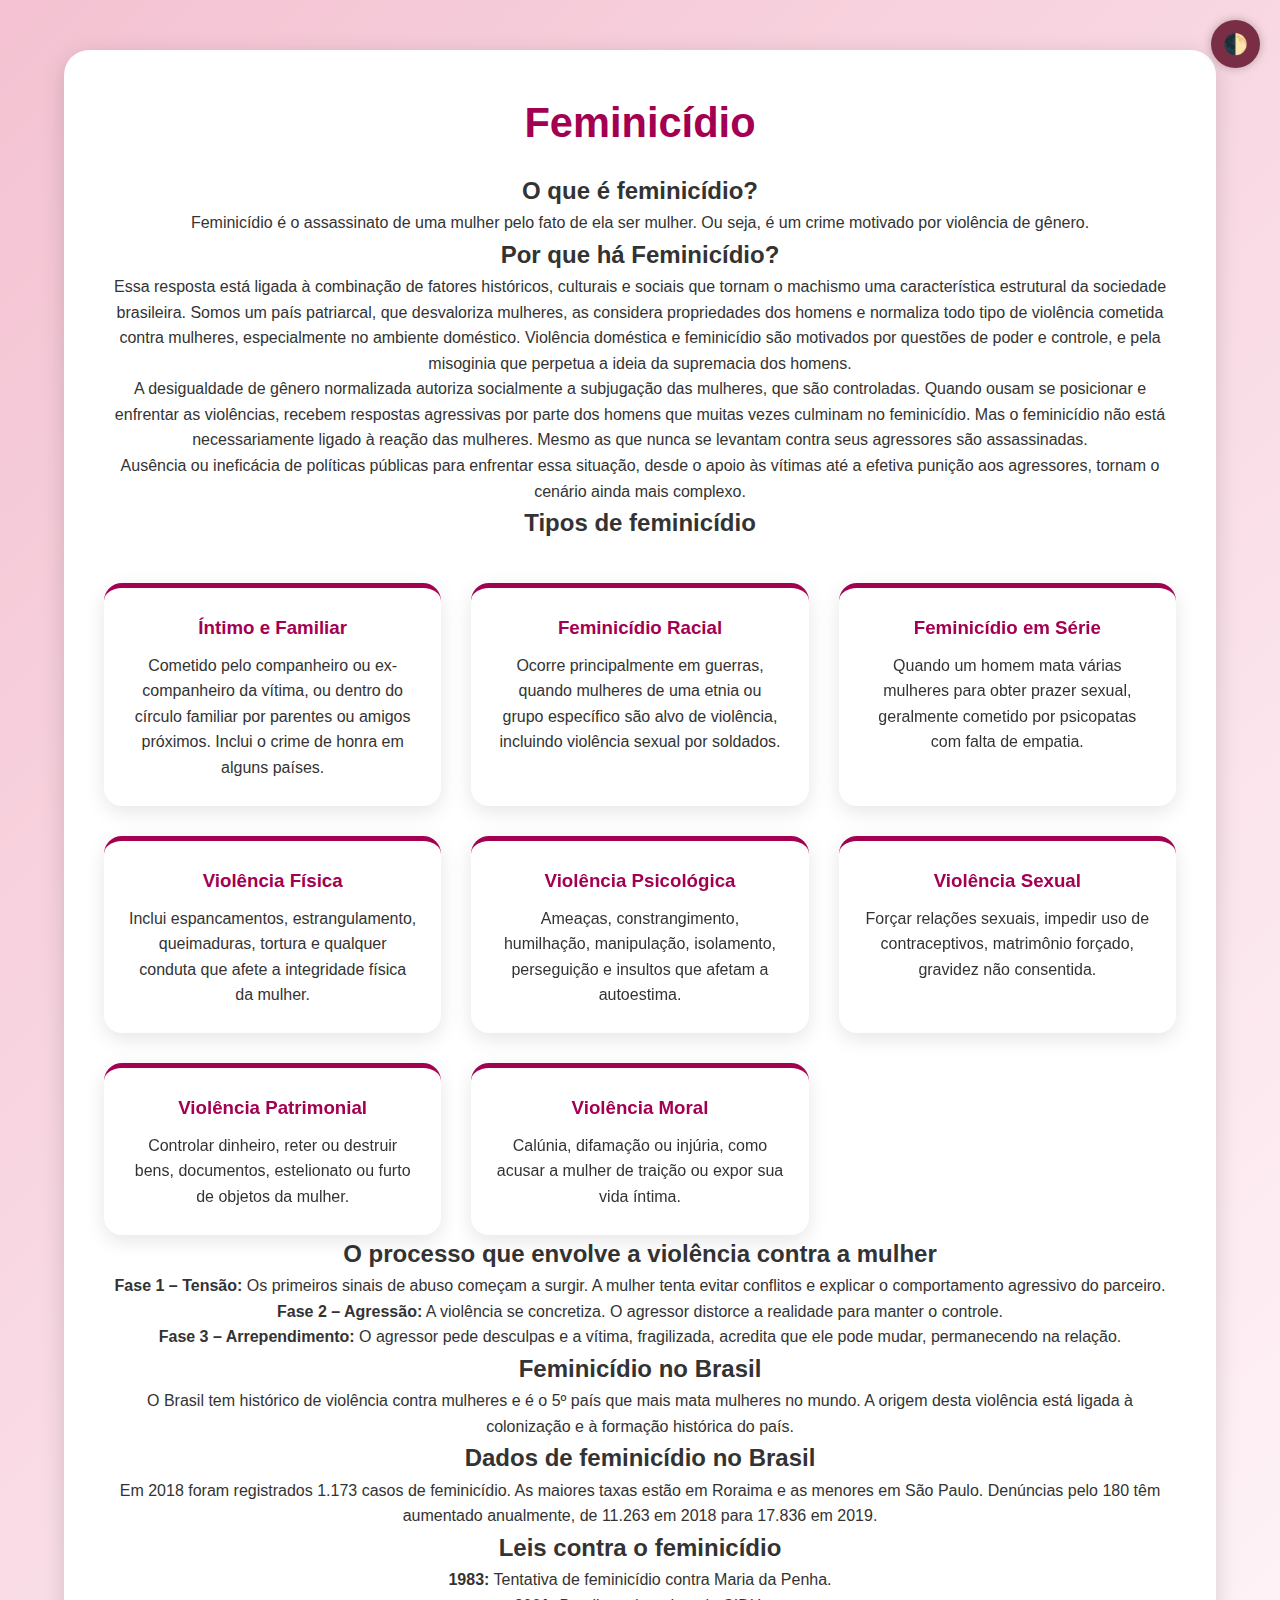
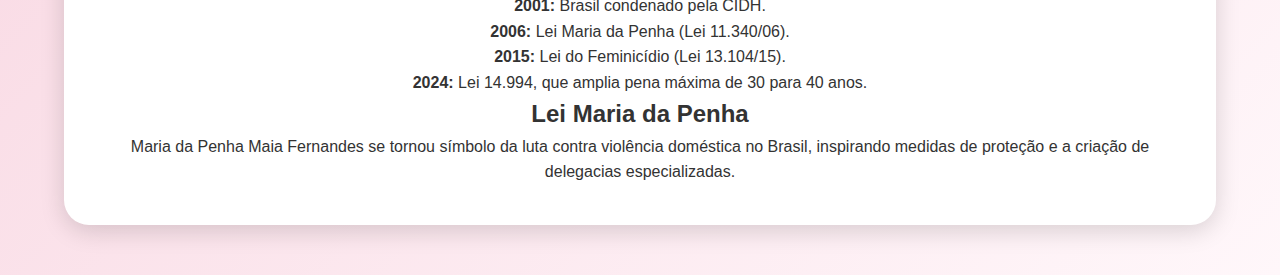
<file: cassio.html>
<!DOCTYPE html>
<html lang="pt-BR">

<head>
    <meta charset="UTF-8">
    <meta name="viewport" content="width=device-width, initial-scale=1.0">
    <title>Proteção para as mulheres</title>
    <style>
        /* ===== RESET ===== */
        * {
            margin: 0;
            padding: 0;
            box-sizing: border-box;
            font-family: "Poppins", sans-serif;
        }

        /* ===== CORES DO TEMA ===== */
        :root {
            --rosa-queimado: #a30052;
            --rosa-claro: #f4c2d2;
            --creme: #fff7fa;
            --vinho-suave: #7a2e45;
            --cinza-rosa: #c8a8b4;
            --texto: #333;
            --branco: #fff;
        }

        /* ===== BODY ===== */
        body {
            background: linear-gradient(135deg, var(--rosa-claro), var(--creme));
            transition: 0.5s;
            color: var(--texto);
            line-height: 1.6;
        }

        /* ===== MODO ESCURO ===== */
        .dark body {
            background: #2a1a21;
            color: #fff;
        }

        .dark .page-wrapper {
            background: #3a242d;
            color: #fff;
        }

        .dark .card {
            background: #4a2d38;
            border-color: #7a2e45;
        }

        /* ===== BOTÃO MODO ESCURO ===== */
        .darkmode-btn {
            position: fixed;
            top: 20px;
            right: 20px;
            background: var(--vinho-suave);
            color: var(--branco);
            border: none;
            padding: 12px;
            border-radius: 50%;
            cursor: pointer;
            font-size: 20px;
            box-shadow: 0 0 10px #0004;
            transition: 0.3s;
        }

        .darkmode-btn:hover {
            transform: scale(1.1);
        }

        /* ===== BOTÃO VOLTAR AO TOPO ===== */
        .top-btn {
            position: fixed;
            bottom: 25px;
            right: 25px;
            background: var(--rosa-queimado);
            color: var(--branco);
            border: none;
            padding: 14px 18px;
            border-radius: 50%;
            cursor: pointer;
            font-size: 22px;
            display: none;
            box-shadow: 0 0 15px #0004;
            transition: 0.3s;
        }

        .top-btn:hover {
            background: var(--vinho-suave);
            transform: scale(1.1);
        }

        /* ===== WRAPPER ===== */
        .page-wrapper {
            background: var(--branco);
            width: 90%;
            max-width: 1300px;
            margin: 50px auto;
            padding: 40px;
            border-radius: 25px;
            box-shadow: 0 6px 25px rgba(0, 0, 0, 0.15);
            transition: 0.5s;
        }

        /* ===== HEADER ===== */
        header {
            text-align: center;
        }

        header h1 {
            font-size: 2.6rem;
            color: var(--rosa-queimado);
            margin-bottom: 15px;
        }

        /* ===== GRID / CONTAINER ===== */
        .container {
            display: grid;
            grid-template-columns: repeat(auto-fit, minmax(280px, 1fr));
            gap: 30px;
            margin-top: 40px;
        }

        /* ===== CARDS ===== */
        .card {
            background: var(--branco);
            padding: 25px;
            border-radius: 18px;
            box-shadow: 0 6px 20px rgba(0, 0, 0, 0.1);
            transition: 0.3s;
            position: relative;
            overflow: hidden;
            border-top: 5px solid var(--rosa-queimado);
        }

        .card:hover {
            transform: translateY(-8px);
            box-shadow: 0 10px 25px rgba(0, 0, 0, 0.2);
        }

        .card h2,
        .card h3 {
            color: var(--rosa-queimado);
            margin-bottom: 10px;
        }

        .card p {
            color: var(--texto);
        }

        /* ===== BOTÕES ===== */
        .btn {
            background: var(--rosa-queimado);
            color: var(--branco);
            padding: 12px 25px;
            border-radius: 8px;
            font-weight: 600;
            text-align: center;
            transition: 0.3s;
            cursor: pointer;
            display: inline-block;
        }

        .btn:hover {
            background: #79003a;
            transform: scale(1.05);
        }

        /* ===== SEÇÃO “VOCÊ NÃO ESTÁ SOZINHA” ===== */
        .apoio {
            text-align: center;
            padding: 50px 20px;
            background: var(--rosa-claro);
            border-radius: 20px;
            box-shadow: 0 6px 20px rgba(0, 0, 0, 0.1);
            margin: 50px 0;
        }

        .apoio h2 {
            color: var(--rosa-queimado);
            margin-bottom: 15px;
        }

        .apoio p {
            font-size: 1.2rem;
            margin-bottom: 25px;
        }

        .apoio-btn {
            background: var(--rosa-queimado);
            color: var(--branco);
            padding: 14px 30px;
            border-radius: 50px;
            font-size: 1.1rem;
            font-weight: 600;
            transition: 0.3s;
            cursor: pointer;
        }

        .apoio-btn:hover {
            background: #79003a;
            transform: scale(1.07);
        }

        /* ===== RESPONSIVO ===== */
        @media (max-width: 768px) {
            .container {
                grid-template-columns: 1fr;
                gap: 20px;
            }

            .apoio {
                padding: 40px 15px;
            }
        }
    </style>
</head>

<body>
    <!-- BOTÃO MODO ESCURO -->
    <button class="darkmode-btn" onclick="document.body.classList.toggle('dark')">🌓</button>

    <!-- BOTÃO VOLTAR AO TOPO -->
    <button class="top-btn" onclick="window.scrollTo({ top: 0, behavior: 'smooth' });">⬆</button>

    <!-- WRAPPER -->
    <div class="page-wrapper">
        <header>
            <h1>Feminicídio</h1>

            <h2>O que é feminicídio?</h2>
            <p>Feminicídio é o assassinato de uma mulher pelo fato de ela ser mulher. Ou seja, é um crime motivado por violência de gênero.</p>

            <h2>Por que há Feminicídio?</h2>
            <p>Essa resposta está ligada à combinação de fatores históricos, culturais e sociais que tornam o machismo uma característica estrutural da sociedade brasileira. Somos um país patriarcal, que desvaloriza mulheres, as considera propriedades dos homens e normaliza todo tipo de violência cometida contra mulheres, especialmente no ambiente doméstico. Violência doméstica e feminicídio são motivados por questões de poder e controle, e pela misoginia que perpetua a ideia da supremacia dos homens.</p>
            <p>A desigualdade de gênero normalizada autoriza socialmente a subjugação das mulheres, que são controladas. Quando ousam se posicionar e enfrentar as violências, recebem respostas agressivas por parte dos homens que muitas vezes culminam no feminicídio. Mas o feminicídio não está necessariamente ligado à reação das mulheres. Mesmo as que nunca se levantam contra seus agressores são assassinadas.</p>
            <p>Ausência ou ineficácia de políticas públicas para enfrentar essa situação, desde o apoio às vítimas até a efetiva punição aos agressores, tornam o cenário ainda mais complexo.</p>

            <h2>Tipos de feminicídio</h2>
            <div class="container">
                <div class="card">
                    <h3>Íntimo e Familiar</h3>
                    <p>Cometido pelo companheiro ou ex-companheiro da vítima, ou dentro do círculo familiar por parentes ou amigos próximos. Inclui o crime de honra em alguns países.</p>
                </div>
                <div class="card">
                    <h3>Feminicídio Racial</h3>
                    <p>Ocorre principalmente em guerras, quando mulheres de uma etnia ou grupo específico são alvo de violência, incluindo violência sexual por soldados.</p>
                </div>
                <div class="card">
                    <h3>Feminicídio em Série</h3>
                    <p>Quando um homem mata várias mulheres para obter prazer sexual, geralmente cometido por psicopatas com falta de empatia.</p>
                </div>
                <div class="card">
                    <h3>Violência Física</h3>
                    <p>Inclui espancamentos, estrangulamento, queimaduras, tortura e qualquer conduta que afete a integridade física da mulher.</p>
                </div>
                <div class="card">
                    <h3>Violência Psicológica</h3>
                    <p>Ameaças, constrangimento, humilhação, manipulação, isolamento, perseguição e insultos que afetam a autoestima.</p>
                </div>
                <div class="card">
                    <h3>Violência Sexual</h3>
                    <p>Forçar relações sexuais, impedir uso de contraceptivos, matrimônio forçado, gravidez não consentida.</p>
                </div>
                <div class="card">
                    <h3>Violência Patrimonial</h3>
                    <p>Controlar dinheiro, reter ou destruir bens, documentos, estelionato ou furto de objetos da mulher.</p>
                </div>
                <div class="card">
                    <h3>Violência Moral</h3>
                    <p>Calúnia, difamação ou injúria, como acusar a mulher de traição ou expor sua vida íntima.</p>
                </div>
            </div>

            <h2>O processo que envolve a violência contra a mulher</h2>
            <p><strong>Fase 1 – Tensão:</strong> Os primeiros sinais de abuso começam a surgir. A mulher tenta evitar conflitos e explicar o comportamento agressivo do parceiro.</p>
            <p><strong>Fase 2 – Agressão:</strong> A violência se concretiza. O agressor distorce a realidade para manter o controle.</p>
            <p><strong>Fase 3 – Arrependimento:</strong> O agressor pede desculpas e a vítima, fragilizada, acredita que ele pode mudar, permanecendo na relação.</p>

            <h2>Feminicídio no Brasil</h2>
            <p>O Brasil tem histórico de violência contra mulheres e é o 5º país que mais mata mulheres no mundo. A origem desta violência está ligada à colonização e à formação histórica do país.</p>

            <h2>Dados de feminicídio no Brasil</h2>
            <p>Em 2018 foram registrados 1.173 casos de feminicídio. As maiores taxas estão em Roraima e as menores em São Paulo. Denúncias pelo 180 têm aumentado anualmente, de 11.263 em 2018 para 17.836 em 2019.</p>

            <h2>Leis contra o feminicídio</h2>
            <p><strong>1983:</strong> Tentativa de feminicídio contra Maria da Penha.</p>
            <p><strong>2001:</strong> Brasil condenado pela CIDH.</p>
            <p><strong>2006:</strong> Lei Maria da Penha (Lei 11.340/06).</p>
            <p><strong>2015:</strong> Lei do Feminicídio (Lei 13.104/15).</p>
            <p><strong>2024:</strong> Lei 14.994, que amplia pena máxima de 30 para 40 anos.</p>

            <h2>Lei Maria da Penha</h2>
            <p>Maria da Penha Maia Fernandes se tornou símbolo da luta contra violência doméstica no Brasil, inspirando medidas de proteção e a criação de delegacias especializadas.</p>

        </header>
    </div>

    <script>
        // Mostrar botão voltar ao topo
        const topBtn = document.querySelector('.top-btn');
        window.addEventListener('scroll', () => {
            topBtn.style.display = window.scrollY > 300 ? 'block' : 'none';
        });
    </script>
</body>

</html>
</file>
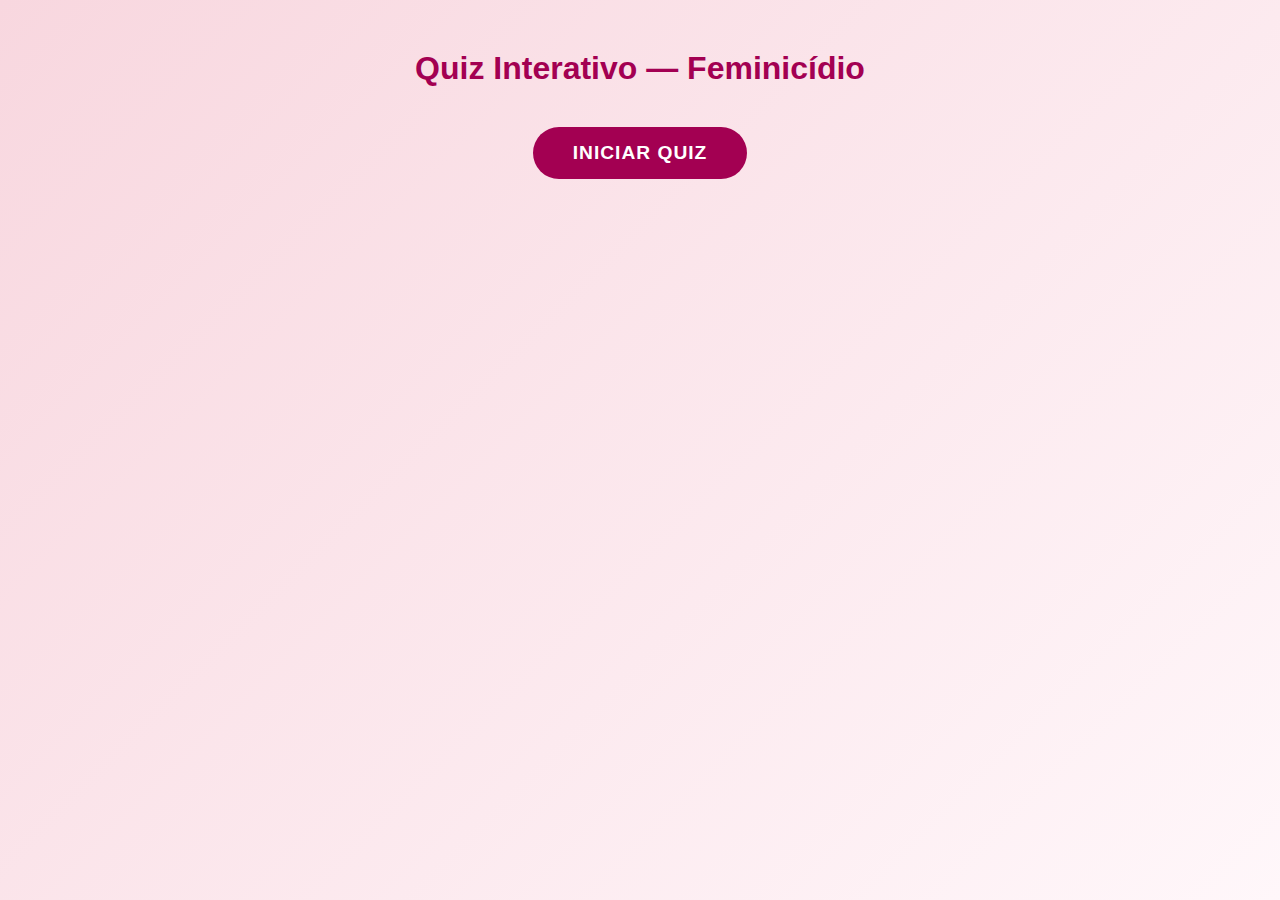
<file: quiz.html>
<!DOCTYPE html>
<html lang="pt-BR">
<head>
<meta charset="UTF-8">
<meta name="viewport" content="width=device-width, initial-scale=1.0">
<title>Vozes Silenciadas — Quiz</title>
<link rel="stylesheet" href="https://cdnjs.cloudflare.com/ajax/libs/font-awesome/6.5.0/css/all.min.css">
<style>
    /* ===== RESET ===== */
    * {margin:0; padding:0; box-sizing:border-box; font-family:'Poppins', sans-serif;}
    body {background: linear-gradient(135deg,#f8d7df,#fff7fa); display:flex; flex-direction:column; align-items:center; min-height:100vh; padding:50px 20px; color:#582533;}

    h1 {color:#a30052; margin-bottom:40px; text-align:center;}

    /* ===== BOTÃO ANIMADO ESTILO BRASILCODE ===== */
    .quiz-btn {
        position: relative;
        display: inline-block;
        padding: 15px 40px;
        color: #fff;
        font-size: 1.2rem;
        font-weight: 600;
        text-transform: uppercase;
        letter-spacing: 1px;
        border-radius: 50px;
        background: #a30052;
        overflow: hidden;
        transition: 0.3s;
        cursor: pointer;
        text-decoration: none;
    }

    .quiz-btn::before {
        content: '';
        position: absolute;
        left: 0;
        top: 0;
        width: 100%;
        height: 100%;
        background: #d4006d;
        transform: scaleX(0);
        transform-origin: right;
        transition: transform 0.3s ease-out;
        z-index: 0;
    }

    .quiz-btn:hover::before {
        transform: scaleX(1);
        transform-origin: left;
    }

    .quiz-btn span {
        position: relative;
        z-index: 1;
    }

    /* ===== QUIZ BOX ===== */
    .quiz-box {
        background: #fff;
        border-radius: 20px;
        padding: 40px 30px;
        box-shadow: 0 6px 25px rgba(0,0,0,0.15);
        max-width: 600px;
        width: 100%;
        text-align: center;
        margin-top: 30px;
        display: none;
    }

    #quizQuestion {font-size: 1.4rem; margin-bottom: 25px; color:#a30052;}

    .quiz-option {
        display: block;
        width: 100%;
        padding: 12px 20px;
        margin: 10px 0;
        border: 2px solid #a30052;
        border-radius: 50px;
        background: #f8d7df;
        color: #a30052;
        font-weight: 500;
        cursor: pointer;
        transition: 0.3s;
    }

    .quiz-option:hover {
        background: #a30052;
        color: #fff;
        transform: scale(1.03);
    }

    .quiz-final {font-size: 1.3rem; color:#7a2e45;}

    @media(max-width:500px){
        .quiz-box {padding:30px 20px;}
        #quizQuestion {font-size:1.2rem;}
        .quiz-option {font-size:0.95rem; padding:10px 15px;}
    }
</style>
</head>
<body>

<h1>Quiz Interativo — Feminicídio</h1>

<!-- BOTÃO ANIMADO -->
<a href="#" id="startQuizBtn" class="quiz-btn"><span>Iniciar Quiz</span></a>

<!-- QUIZ BOX -->
<div id="quizBox" class="quiz-box">
    <p id="quizQuestion"></p>
    <div id="quizAnswers"></div>
</div>

<script>
    const startQuizBtn = document.getElementById('startQuizBtn');
    const quizBox = document.getElementById('quizBox');
    const quizQuestion = document.getElementById('quizQuestion');
    const quizAnswers = document.getElementById('quizAnswers');

    let currentIndex = 0;

    const perguntas = [
        {q:"O que é feminicídio?", alternativas:["Crime contra mulheres por serem mulheres.","Crime aleatório.","Roubo seguido de morte."], correta:0},
        {q:"Qual número ligar em caso de violência doméstica?", alternativas:["150","180","100"], correta:1},
        {q:"Qual tipo representa a maioria dos casos?", alternativas:["Violência doméstica","Assalto","Acidente"], correta:0},
        {q:"Onde ocorrem a maioria dos feminicídios?", alternativas:["Na rua","No trabalho","Em casa"], correta:2},
        {q:"O que fazer ao presenciar violência contra a mulher?", alternativas:["Ignorar","Denunciar","Participar"], correta:1},
        {q:"Feminicídio é considerado:", alternativas:["Crime de ódio de gênero","Acidente doméstico","Infração leve"], correta:0},
        {q:"Qual a principal forma de prevenção?", alternativas:["Educação e conscientização","Evitar ruas à noite","Mudança de endereço"], correta:0},
        {q:"Quem pode denunciar casos de violência?", alternativas:["Somente a vítima","Qualquer pessoa","A polícia apenas"], correta:1},
        {q:"A Lei Maria da Penha protege:", alternativas:["Todos os cidadãos","Mulheres em situação de violência doméstica","Apenas crianças"], correta:1},
        {q:"O feminicídio é registrado oficialmente no Brasil desde:", alternativas:["2010","2015","2006"], correta:0}
    ];

    startQuizBtn.addEventListener('click', (e)=>{
        e.preventDefault();
        startQuizBtn.style.display='none';
        quizBox.style.display='block';
        mostrarPergunta();
    });

    function mostrarPergunta(){
        const atual = perguntas[currentIndex];
        quizQuestion.textContent = atual.q;
        quizAnswers.innerHTML='';

        atual.alternativas.forEach((alt,i)=>{
            const btn=document.createElement('button');
            btn.textContent=alt;
            btn.classList.add('quiz-option');

            btn.onclick = () => {
                if(i===atual.correta){
                    alert("✔ Resposta correta!");
                }else{
                    alert("✘ Resposta incorreta.");
                }
                currentIndex++;
                if(currentIndex < perguntas.length){
                    mostrarPergunta();
                }else{
                    quizBox.innerHTML='<p class="quiz-final"> Quiz finalizado! Obrigado por participar </p>';
                }
            }

            quizAnswers.appendChild(btn);
        });
    }
</script>

</body>
</html>
</file>
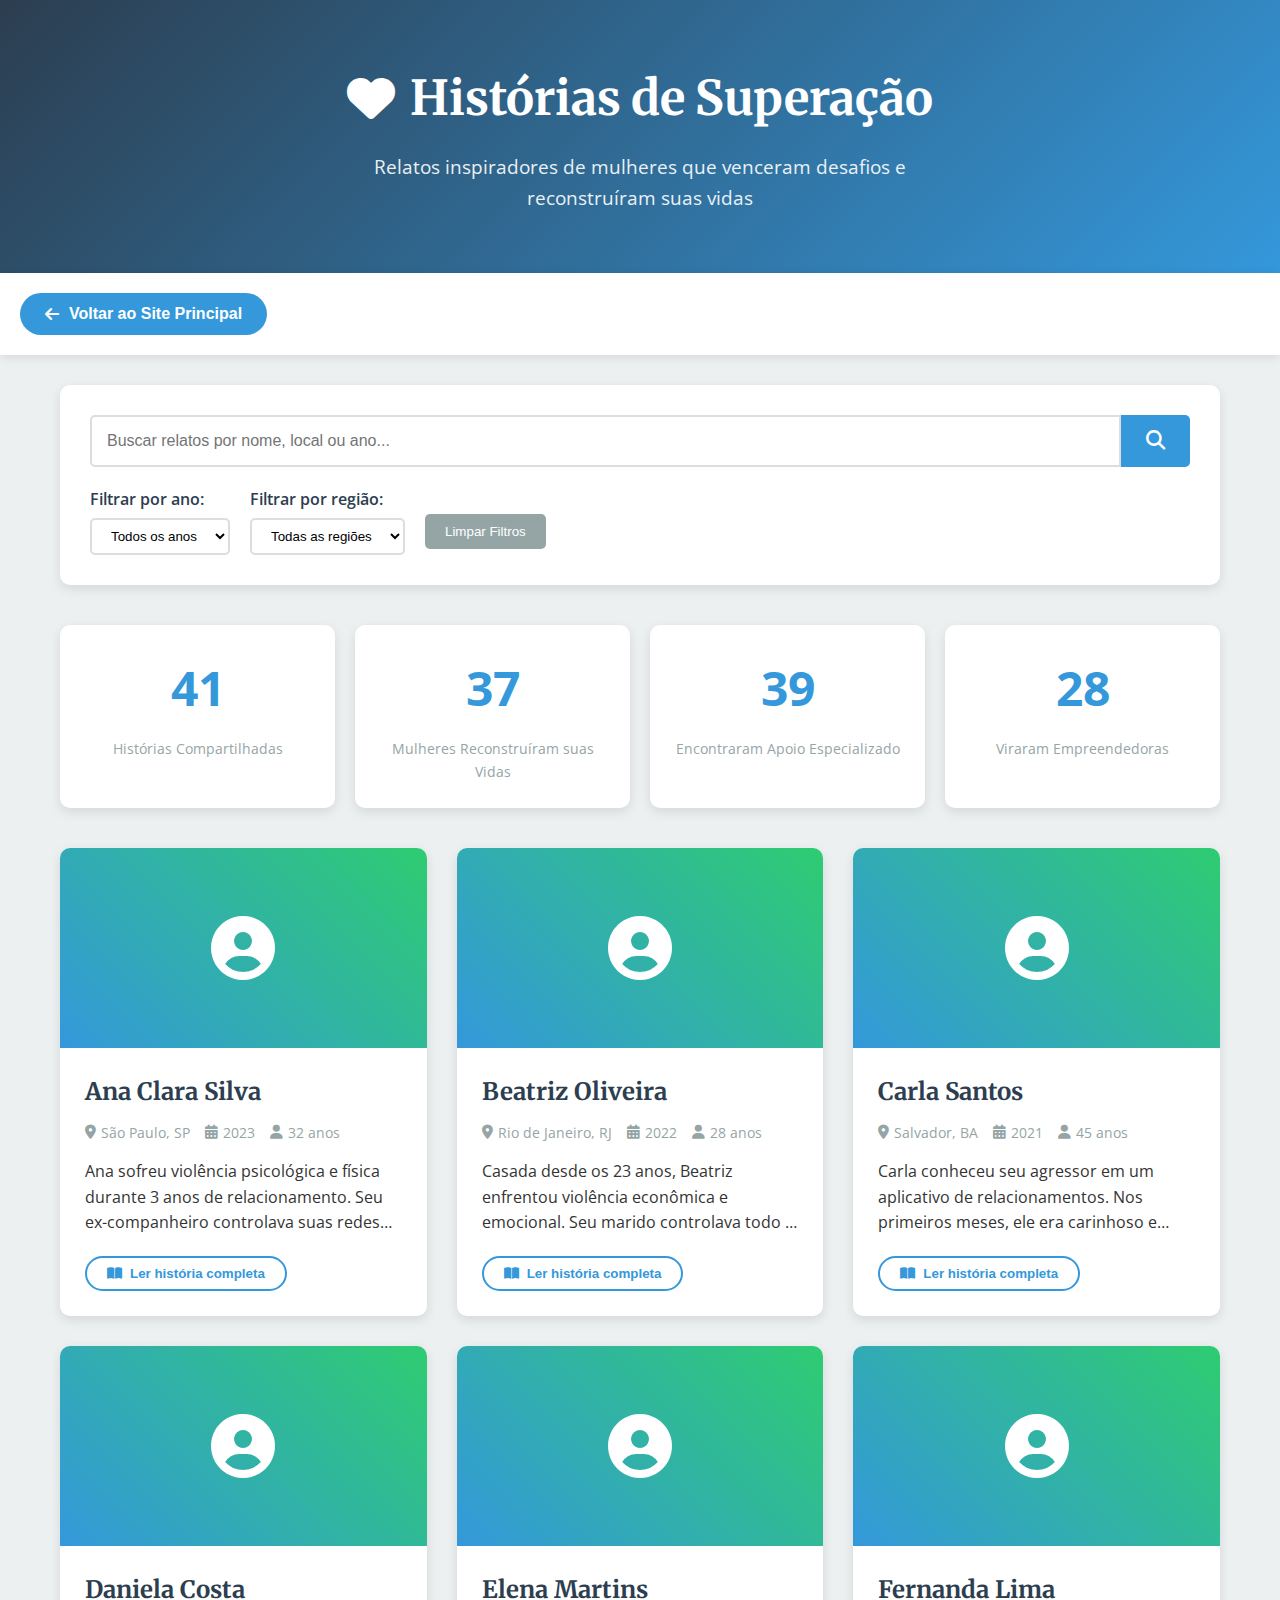
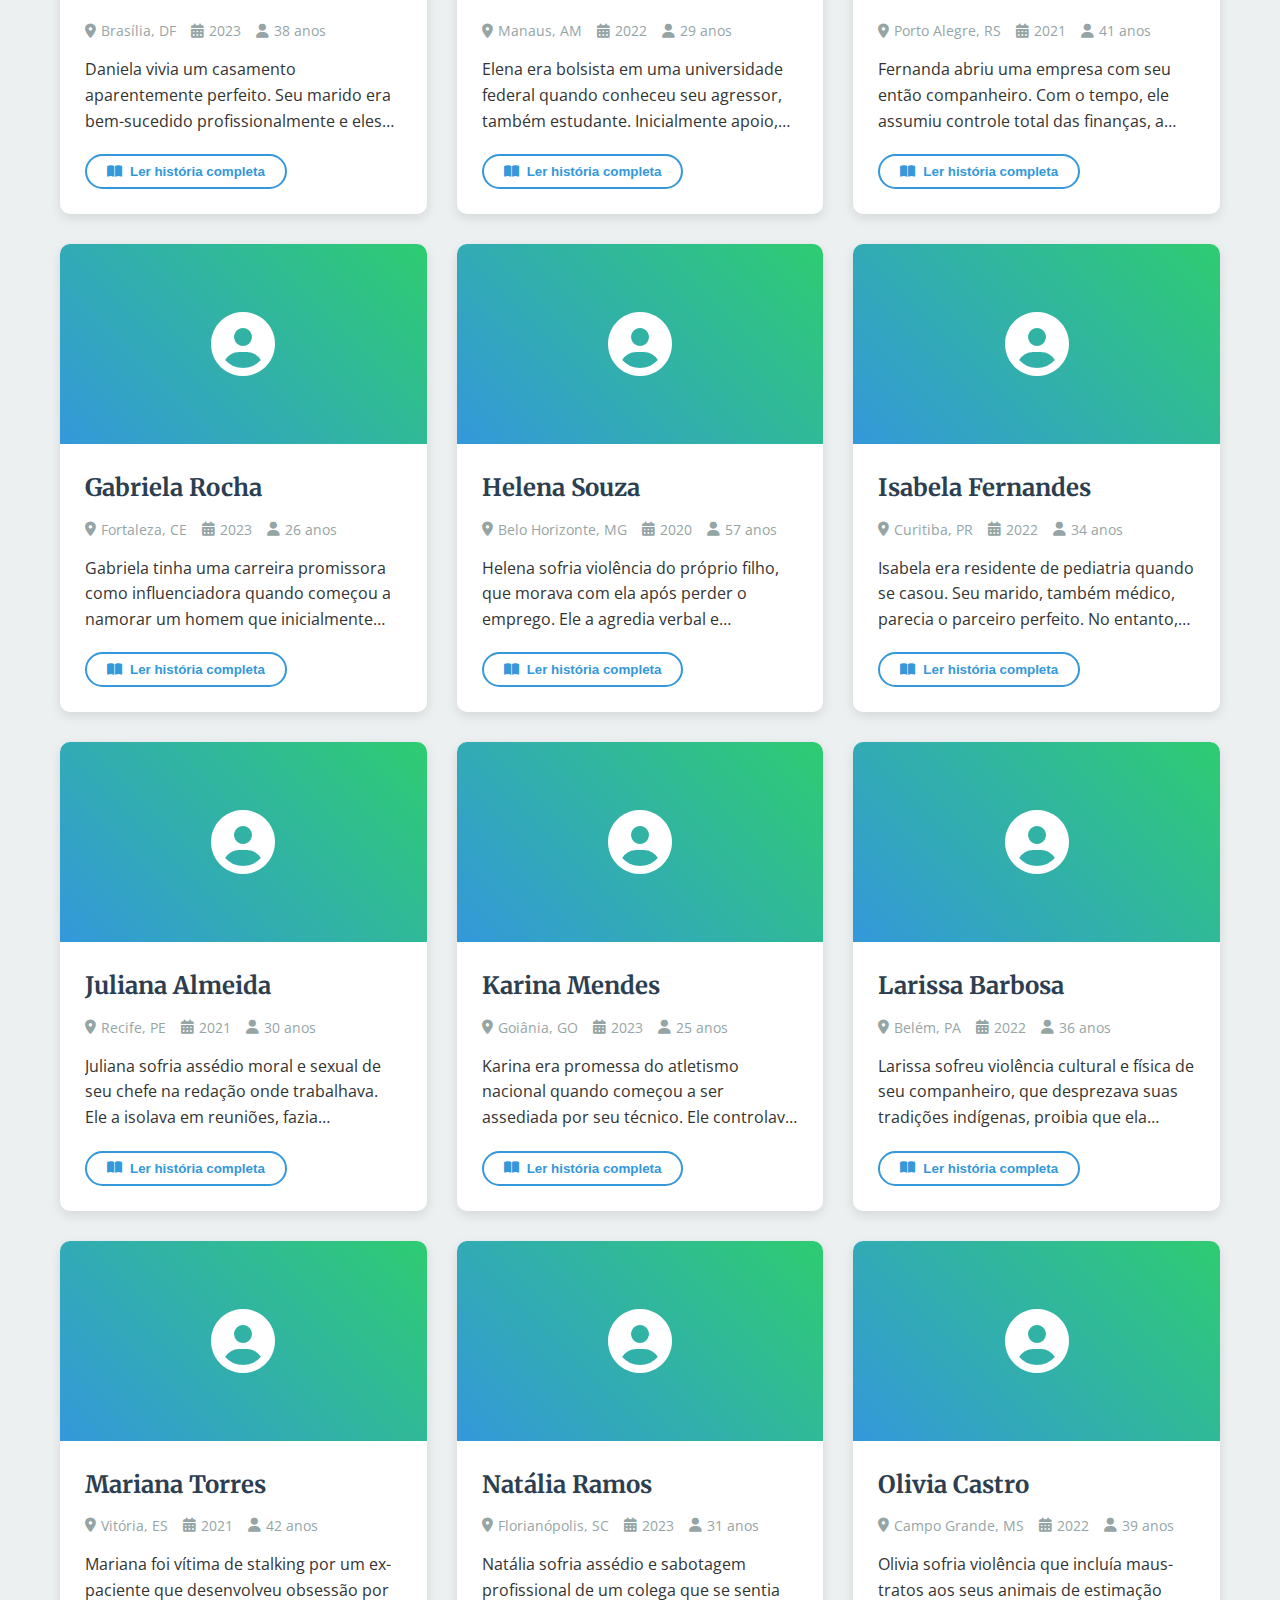
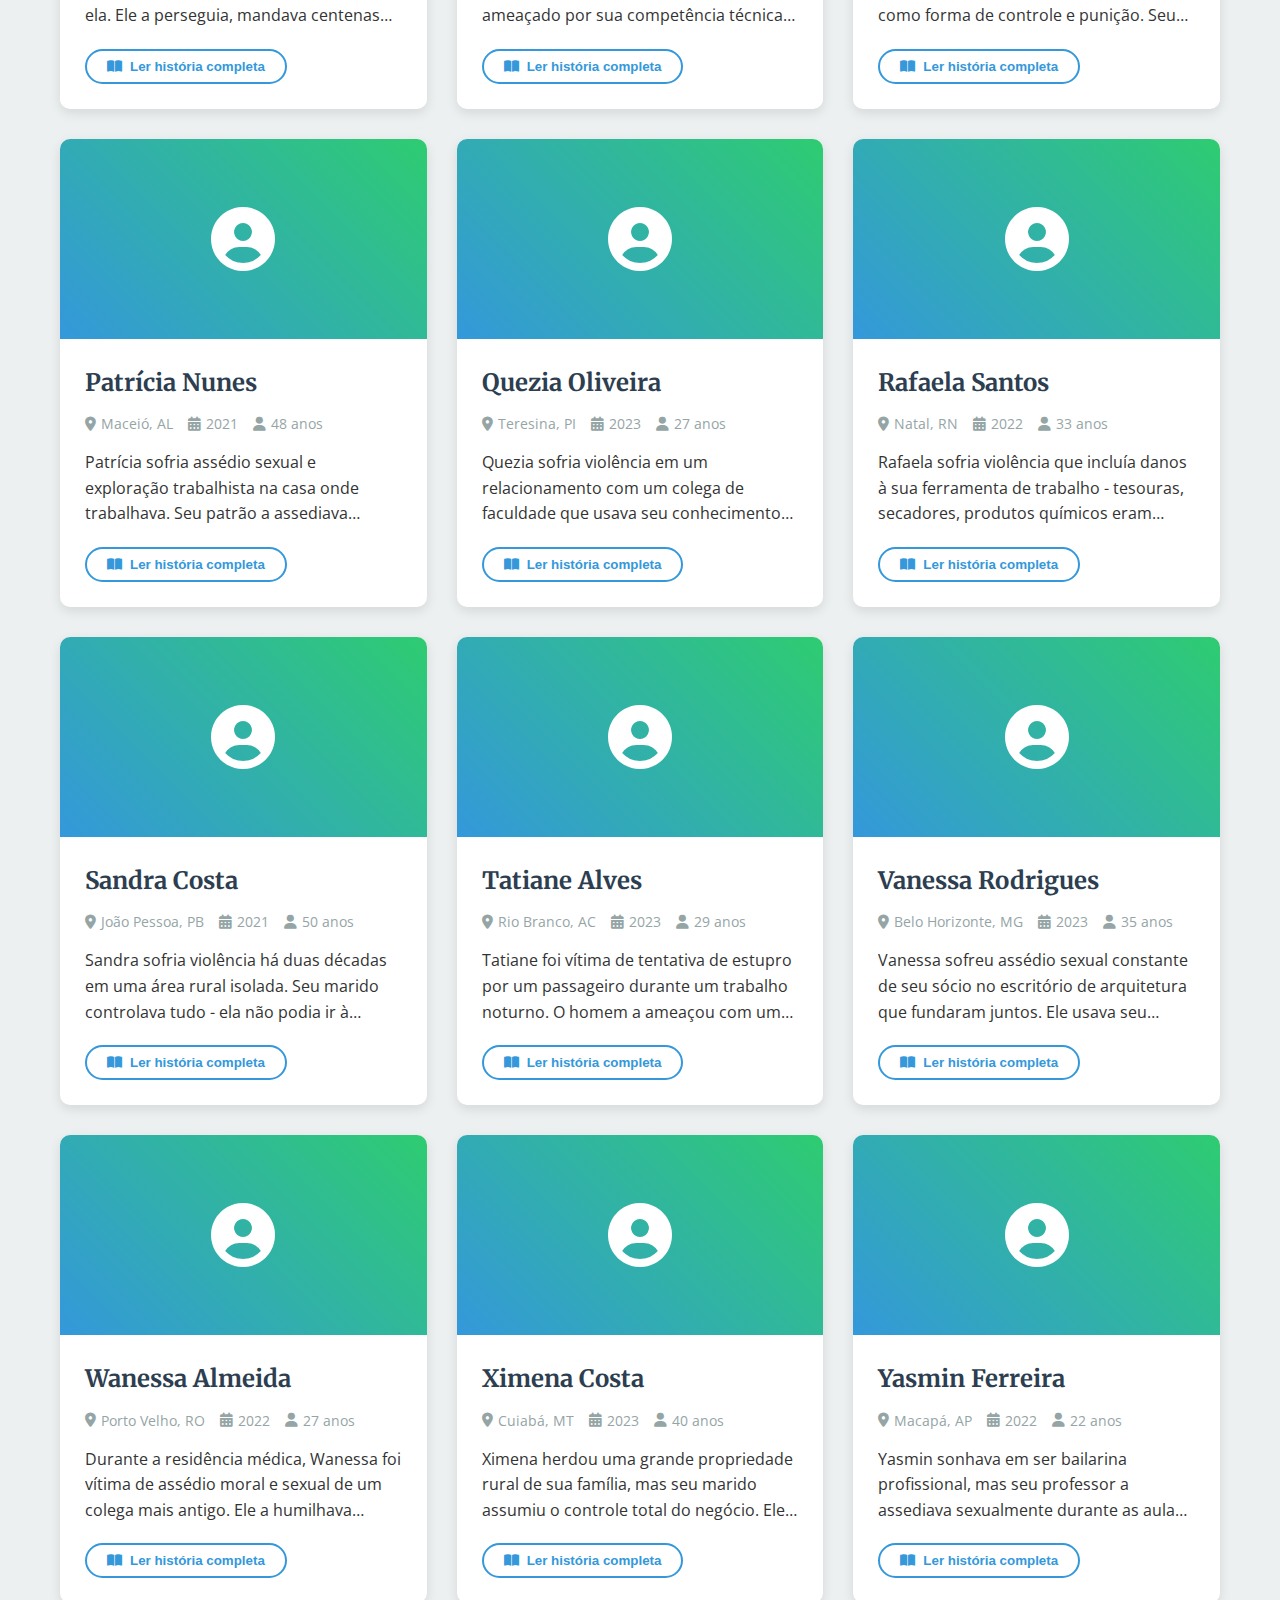
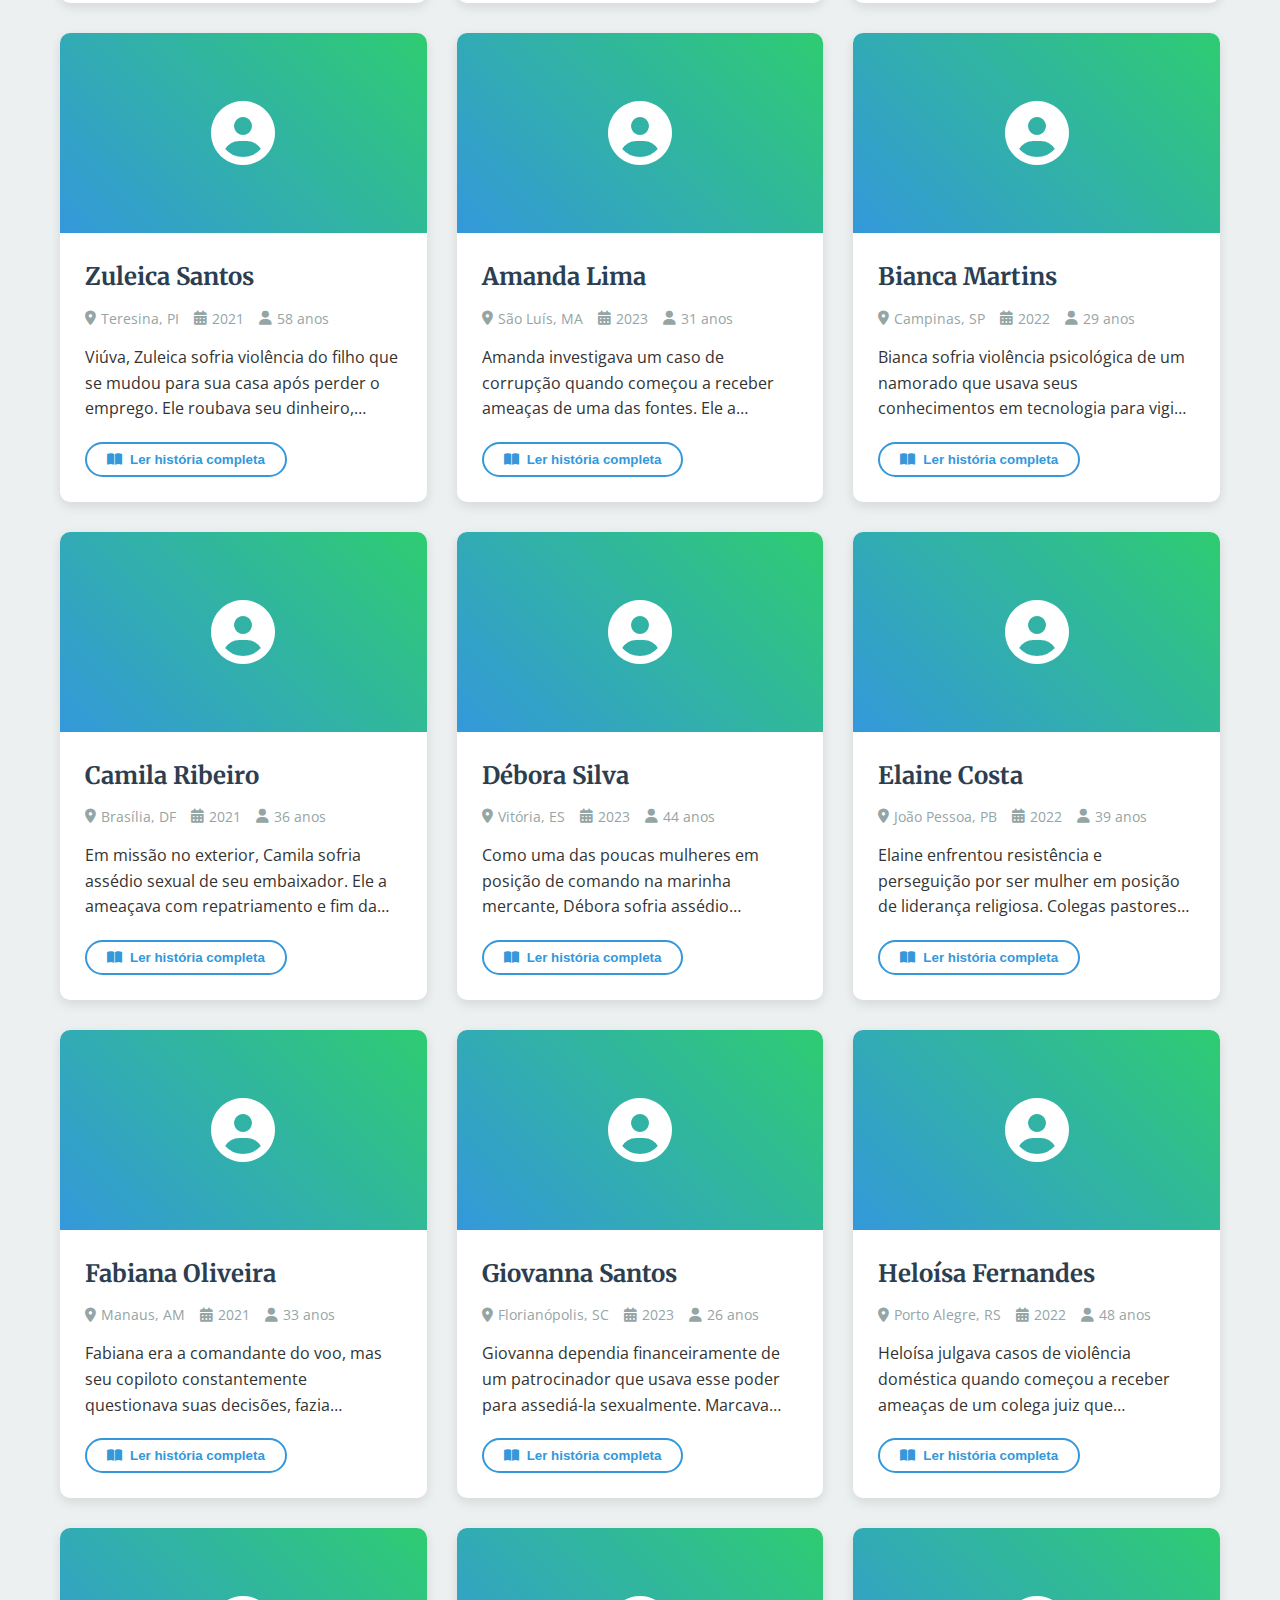
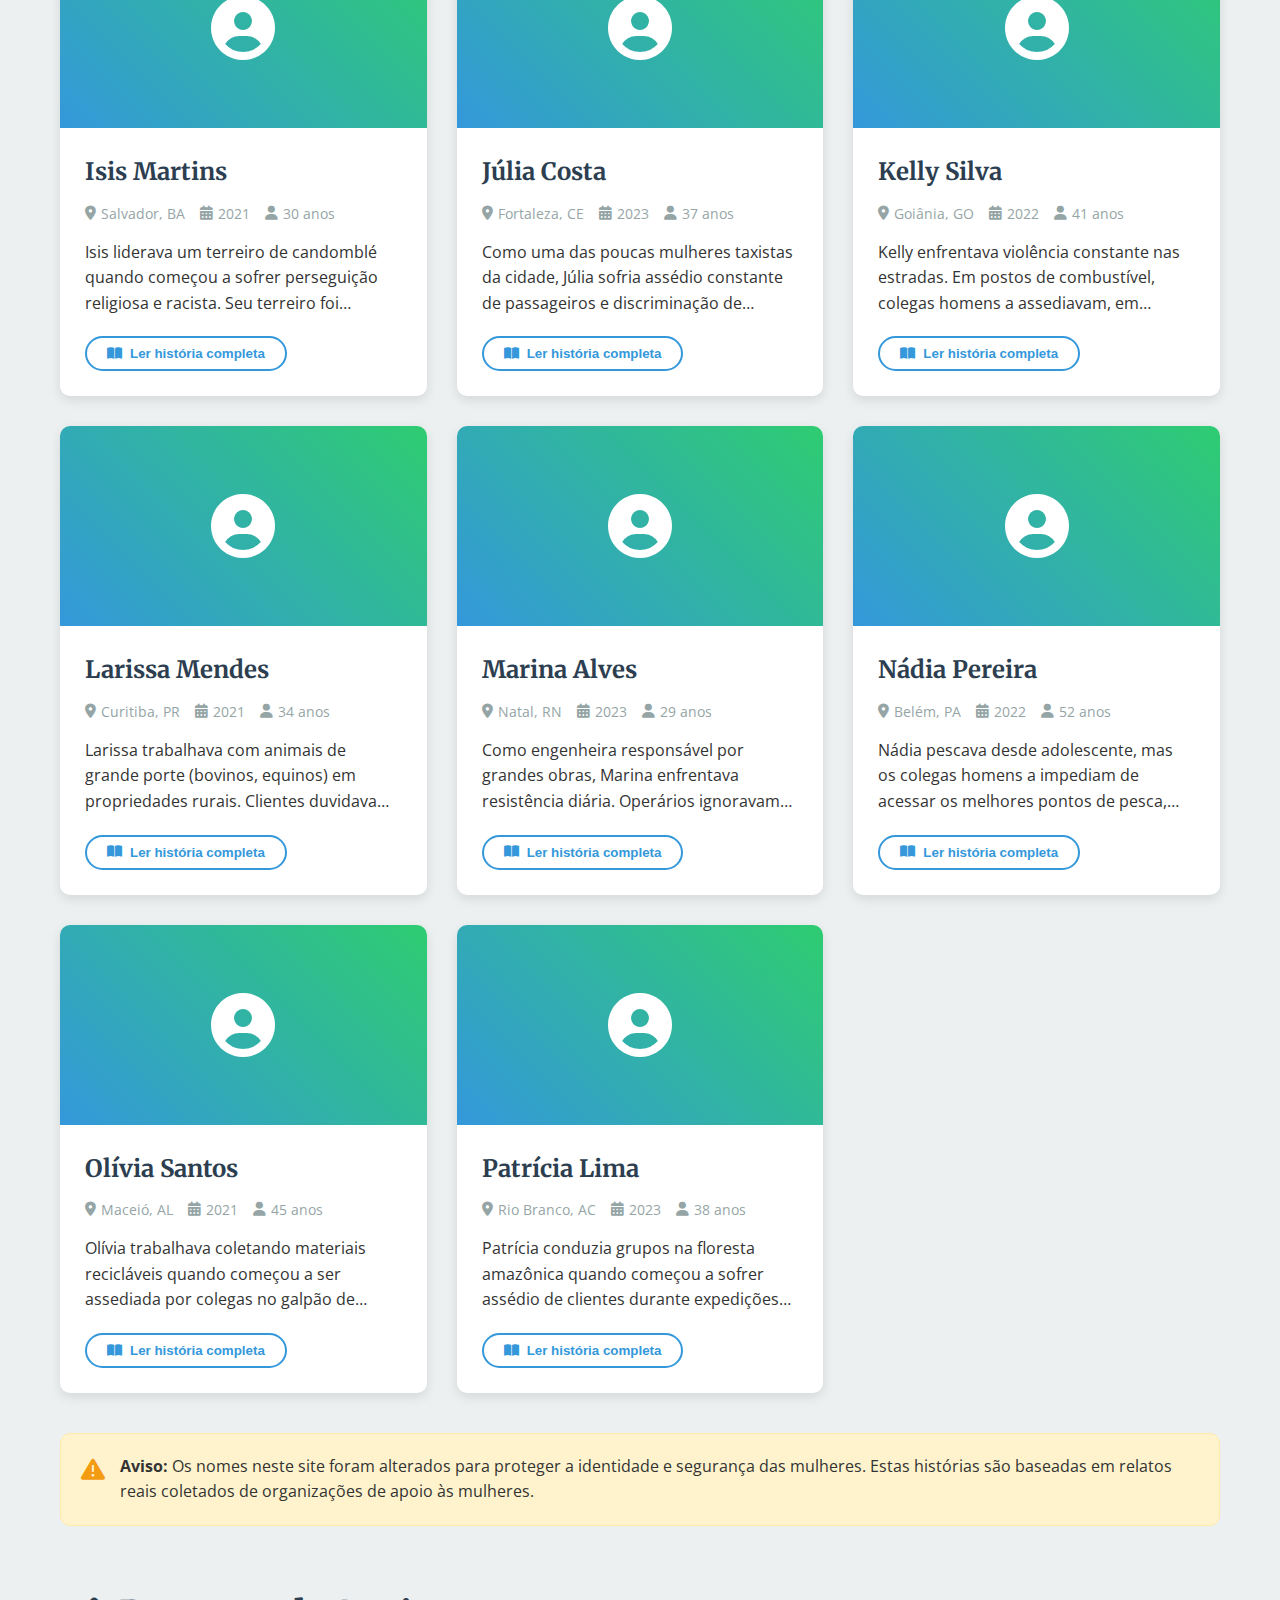
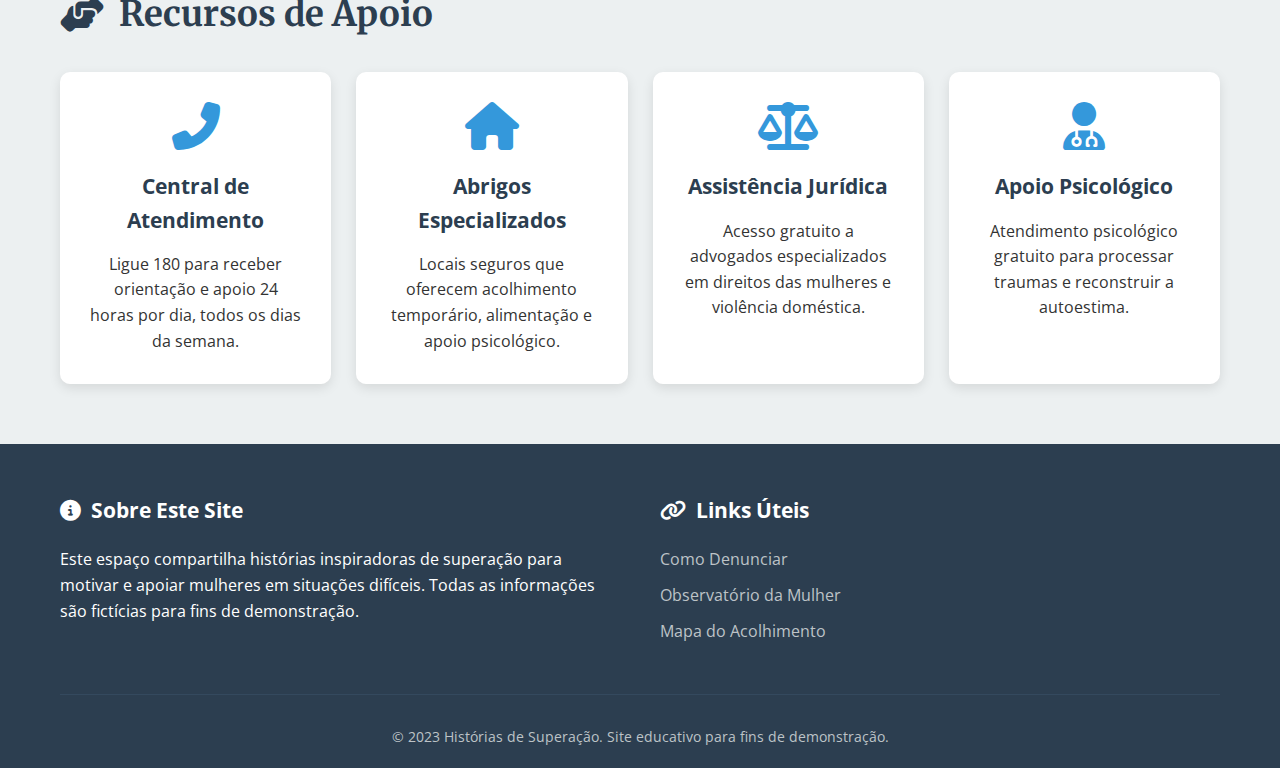
<file: relatos.html>
<!DOCTYPE html>
<html lang="pt-BR">
<head>
    <meta charset="UTF-8">
    <meta name="viewport" content="width=device-width, initial-scale=1.0">
    <title>Histórias Inspiradoras | Notícias Positivas</title>
    <link rel="stylesheet" href="https://cdnjs.cloudflare.com/ajax/libs/font-awesome/6.4.0/css/all.min.css">
    <link href="https://fonts.googleapis.com/css2?family=Merriweather:wght@300;400;700&family=Open+Sans:wght@300;400;600&display=swap" rel="stylesheet">
    <link rel="stylesheet" href="relatos-style.css">
</head>
<body>
    <!-- Header -->
    <header class="relatos-header">
        <div class="container">
            <div class="header-content">
                <h1><i class="fas fa-heart"></i> Histórias de Superação</h1>
                <p class="subtitle">Relatos inspiradores de mulheres que venceram desafios e reconstruíram suas vidas</p>
            </div>
        </div>
    </header>

    <!-- Back Button -->
    <div class="back-btn-container">
        <button id="backBtn" class="back-btn">
            <i class="fas fa-arrow-left"></i> Voltar ao Site Principal
        </button>
    </div>

    <!-- Main Content -->
    <main class="container">
        <!-- Search and Filter Section -->
        <section class="search-section">
            <div class="search-box">
                <input type="text" id="searchInput" placeholder="Buscar relatos por nome, local ou ano...">
                <button id="searchBtn"><i class="fas fa-search"></i></button>
            </div>
            
            <div class="filter-options">
                <div class="filter-group">
                    <label for="yearFilter">Filtrar por ano:</label>
                    <select id="yearFilter">
                        <option value="all">Todos os anos</option>
                        <option value="2023">2023</option>
                        <option value="2022">2022</option>
                        <option value="2021">2021</option>
                        <option value="2020">2020</option>
                        <option value="2019">2019</option>
                    </select>
                </div>
                
                <div class="filter-group">
                    <label for="regionFilter">Filtrar por região:</label>
                    <select id="regionFilter">
                        <option value="all">Todas as regiões</option>
                        <option value="norte">Norte</option>
                        <option value="nordeste">Nordeste</option>
                        <option value="centro-oeste">Centro-Oeste</option>
                        <option value="sudeste">Sudeste</option>
                        <option value="sul">Sul</option>
                    </select>
                </div>
                
                <button id="resetFilters" class="reset-btn">Limpar Filtros</button>
            </div>
        </section>

        <!-- Statistics -->
        <section class="stats-section">
            <div class="stats-grid">
                <div class="stat-item">
                    <div class="stat-number" id="totalRelatos">41</div>
                    <div class="stat-label">Histórias Compartilhadas</div>
                </div>
                <div class="stat-item">
                    <div class="stat-number">37</div>
                    <div class="stat-label">Mulheres Reconstruíram suas Vidas</div>
                </div>
                <div class="stat-item">
                    <div class="stat-number">39</div>
                    <div class="stat-label">Encontraram Apoio Especializado</div>
                </div>
                <div class="stat-item">
                    <div class="stat-number">28</div>
                    <div class="stat-label">Viraram Empreendedoras</div>
                </div>
            </div>
        </section>

        <!-- Relatos Grid -->
        <section class="relatos-grid" id="relatosContainer">
            <!-- Relatos serão carregados via JavaScript -->
        </section>

        <!-- Warning Message -->
        <div class="warning-message">
            <i class="fas fa-exclamation-triangle"></i>
            <p><strong>Aviso:</strong> Os nomes neste site foram alterados para proteger a identidade e segurança das mulheres. Estas histórias são baseadas em relatos reais coletados de organizações de apoio às mulheres.</p>
        </div>

        <!-- Resources Section -->
        <section class="resources-section">
            <h2><i class="fas fa-hands-helping"></i> Recursos de Apoio</h2>
            <div class="resources-grid">
                <div class="resource-card">
                    <i class="fas fa-phone-alt"></i>
                    <h3>Central de Atendimento</h3>
                    <p>Ligue 180 para receber orientação e apoio 24 horas por dia, todos os dias da semana.</p>
                </div>
                <div class="resource-card">
                    <i class="fas fa-home"></i>
                    <h3>Abrigos Especializados</h3>
                    <p>Locais seguros que oferecem acolhimento temporário, alimentação e apoio psicológico.</p>
                </div>
                <div class="resource-card">
                    <i class="fas fa-balance-scale"></i>
                    <h3>Assistência Jurídica</h3>
                    <p>Acesso gratuito a advogados especializados em direitos das mulheres e violência doméstica.</p>
                </div>
                <div class="resource-card">
                    <i class="fas fa-user-md"></i>
                    <h3>Apoio Psicológico</h3>
                    <p>Atendimento psicológico gratuito para processar traumas e reconstruir a autoestima.</p>
                </div>
            </div>
        </section>
    </main>

    <!-- Footer -->
    <footer class="relatos-footer">
        <div class="container">
            <div class="footer-content">
                <div class="footer-section">
                    <h3><i class="fas fa-info-circle"></i> Sobre Este Site</h3>
                    <p>Este espaço compartilha histórias inspiradoras de superação para motivar e apoiar mulheres em situações difíceis. Todas as informações são fictícias para fins de demonstração.</p>
                </div>
                <div class="footer-section">
                    <h3><i class="fas fa-link"></i> Links Úteis</h3>
                    <ul>
                        <li><a href="https://www.gov.br/mdh/pt-br/central-de-conteudo/noticias/2022/combate-a-violencia-contra-a-mulher-saiba-como-denunciar" target="_blank">Como Denunciar</a></li>
                        <li><a href="https://www12.senado.leg.br/institucional/omv" target="_blank">Observatório da Mulher</a></li>
                        <li><a href="https://www.mapadoacolhimento.org/" target="_blank">Mapa do Acolhimento</a></li>
                    </ul>
                </div>
            </div>
            <div class="footer-bottom">
                <p>© 2023 Histórias de Superação. Site educativo para fins de demonstração.</p>
            </div>
        </div>
    </footer>

    <!-- Modal for Detailed View -->
    <div id="relatoModal" class="modal">
        <div class="modal-content">
            <span class="close-modal">&times;</span>
            <div id="modalContent"></div>
        </div>
    </div>

    <script src="relatos-script.js"></script>
</body>
</html>
</file>
<file: relatos-style.css>
:root {
    --primary-color: #2c3e50;
    --secondary-color: #3498db;
    --accent-color: #e74c3c;
    --light-color: #ecf0f1;
    --dark-color: #2c3e50;
    --text-color: #333;
    --light-gray: #f5f5f5;
    --medium-gray: #95a5a6;
    --shadow: 0 4px 12px rgba(0, 0, 0, 0.1);
    --transition: all 0.3s ease;
}

* {
    margin: 0;
    padding: 0;
    box-sizing: border-box;
}

body {
    font-family: 'Open Sans', sans-serif;
    line-height: 1.6;
    color: var(--text-color);
    background-color: var(--light-color);
}

.container {
    width: 100%;
    max-width: 1200px;
    margin: 0 auto;
    padding: 0 20px;
}

/* Header */
.relatos-header {
    background: linear-gradient(135deg, var(--primary-color), var(--secondary-color));
    color: white;
    padding: 60px 0;
    text-align: center;
    box-shadow: var(--shadow);
}

.header-content h1 {
    font-family: 'Merriweather', serif;
    font-size: 3rem;
    margin-bottom: 15px;
    display: flex;
    align-items: center;
    justify-content: center;
    gap: 15px;
}

.header-content .subtitle {
    font-size: 1.2rem;
    opacity: 0.9;
    max-width: 600px;
    margin: 0 auto;
}

/* Back Button */
.back-btn-container {
    padding: 20px;
    background-color: white;
    box-shadow: 0 2px 10px rgba(0,0,0,0.1);
}

.back-btn {
    background-color: var(--secondary-color);
    color: white;
    border: none;
    padding: 12px 25px;
    border-radius: 30px;
    font-weight: 600;
    cursor: pointer;
    transition: var(--transition);
    display: flex;
    align-items: center;
    gap: 10px;
    font-size: 1rem;
}

.back-btn:hover {
    background-color: #2980b9;
    transform: translateY(-2px);
}

/* Search Section */
.search-section {
    background-color: white;
    padding: 30px;
    border-radius: 10px;
    margin: 30px 0;
    box-shadow: var(--shadow);
}

.search-box {
    display: flex;
    margin-bottom: 20px;
}

#searchInput {
    flex: 1;
    padding: 15px;
    border: 2px solid #ddd;
    border-radius: 5px 0 0 5px;
    font-size: 1rem;
}

#searchBtn {
    background-color: var(--secondary-color);
    color: white;
    border: none;
    padding: 0 25px;
    border-radius: 0 5px 5px 0;
    cursor: pointer;
    font-size: 1.2rem;
}

.filter-options {
    display: flex;
    flex-wrap: wrap;
    gap: 20px;
    align-items: center;
}

.filter-group {
    display: flex;
    flex-direction: column;
    gap: 5px;
}

.filter-group label {
    font-weight: 600;
    color: var(--dark-color);
}

.filter-group select {
    padding: 8px 15px;
    border: 2px solid #ddd;
    border-radius: 5px;
    background-color: white;
}

.reset-btn {
    background-color: var(--medium-gray);
    color: white;
    border: none;
    padding: 10px 20px;
    border-radius: 5px;
    cursor: pointer;
    transition: var(--transition);
    margin-top: 20px;
}

.reset-btn:hover {
    background-color: #7f8c8d;
}

/* Stats Section */
.stats-section {
    margin: 40px 0;
}

.stats-grid {
    display: grid;
    grid-template-columns: repeat(auto-fit, minmax(200px, 1fr));
    gap: 20px;
}

.stat-item {
    background-color: white;
    padding: 25px;
    border-radius: 10px;
    text-align: center;
    box-shadow: var(--shadow);
    transition: var(--transition);
}

.stat-item:hover {
    transform: translateY(-5px);
}

.stat-number {
    font-size: 3rem;
    font-weight: 700;
    color: var(--secondary-color);
    margin-bottom: 10px;
}

.stat-label {
    color: var(--medium-gray);
    font-size: 0.9rem;
}

/* Relatos Grid */
.relatos-grid {
    display: grid;
    grid-template-columns: repeat(auto-fill, minmax(300px, 1fr));
    gap: 30px;
    margin: 40px 0;
}

.relato-card {
    background-color: white;
    border-radius: 10px;
    overflow: hidden;
    box-shadow: var(--shadow);
    transition: var(--transition);
    cursor: pointer;
}

.relato-card:hover {
    transform: translateY(-10px);
    box-shadow: 0 15px 30px rgba(0, 0, 0, 0.15);
}

.relato-image {
    height: 200px;
    background: linear-gradient(45deg, #3498db, #2ecc71);
    display: flex;
    align-items: center;
    justify-content: center;
    color: white;
    font-size: 4rem;
}

.relato-content {
    padding: 25px;
}

.relato-title {
    font-family: 'Merriweather', serif;
    font-size: 1.5rem;
    margin-bottom: 10px;
    color: var(--primary-color);
}

.relato-meta {
    display: flex;
    gap: 15px;
    margin-bottom: 15px;
    color: var(--medium-gray);
    font-size: 0.9rem;
}

.relato-meta span {
    display: flex;
    align-items: center;
    gap: 5px;
}

.relato-excerpt {
    color: var(--text-color);
    margin-bottom: 20px;
    display: -webkit-box;
    -webkit-line-clamp: 3;
    -webkit-box-orient: vertical;
    overflow: hidden;
}

.read-more-btn {
    background-color: transparent;
    color: var(--secondary-color);
    border: 2px solid var(--secondary-color);
    padding: 8px 20px;
    border-radius: 30px;
    font-weight: 600;
    cursor: pointer;
    transition: var(--transition);
    display: inline-flex;
    align-items: center;
    gap: 8px;
}

.read-more-btn:hover {
    background-color: var(--secondary-color);
    color: white;
}

/* Warning Message */
.warning-message {
    background-color: #fff3cd;
    border: 1px solid #ffeaa7;
    border-radius: 10px;
    padding: 20px;
    margin: 40px 0;
    display: flex;
    align-items: flex-start;
    gap: 15px;
}

.warning-message i {
    color: #f39c12;
    font-size: 1.5rem;
    margin-top: 3px;
}

/* Resources Section */
.resources-section {
    margin: 60px 0;
}

.resources-section h2 {
    font-family: 'Merriweather', serif;
    font-size: 2.2rem;
    color: var(--primary-color);
    margin-bottom: 30px;
    display: flex;
    align-items: center;
    gap: 15px;
}

.resources-grid {
    display: grid;
    grid-template-columns: repeat(auto-fit, minmax(250px, 1fr));
    gap: 25px;
}

.resource-card {
    background-color: white;
    padding: 30px;
    border-radius: 10px;
    box-shadow: var(--shadow);
    text-align: center;
    transition: var(--transition);
}

.resource-card:hover {
    transform: translateY(-5px);
}

.resource-card i {
    font-size: 3rem;
    color: var(--secondary-color);
    margin-bottom: 20px;
}

.resource-card h3 {
    font-size: 1.3rem;
    margin-bottom: 15px;
    color: var(--primary-color);
}

/* Footer */
.relatos-footer {
    background-color: var(--primary-color);
    color: white;
    padding: 50px 0 20px;
}

.footer-content {
    display: grid;
    grid-template-columns: repeat(auto-fit, minmax(250px, 1fr));
    gap: 40px;
    margin-bottom: 40px;
}

.footer-section h3 {
    font-size: 1.3rem;
    margin-bottom: 20px;
    display: flex;
    align-items: center;
    gap: 10px;
}

.footer-section ul {
    list-style: none;
}

.footer-section ul li {
    margin-bottom: 10px;
}

.footer-section ul li a {
    color: #bdc3c7;
    text-decoration: none;
    transition: var(--transition);
}

.footer-section ul li a:hover {
    color: white;
    padding-left: 5px;
}

.footer-bottom {
    text-align: center;
    padding-top: 30px;
    border-top: 1px solid #34495e;
    color: #bdc3c7;
    font-size: 0.9rem;
}

/* Modal */
.modal {
    display: none;
    position: fixed;
    z-index: 1000;
    left: 0;
    top: 0;
    width: 100%;
    height: 100%;
    background-color: rgba(0,0,0,0.8);
    overflow-y: auto;
}

.modal-content {
    background-color: white;
    margin: 50px auto;
    padding: 40px;
    border-radius: 10px;
    width: 90%;
    max-width: 800px;
    position: relative;
    max-height: 90vh;
    overflow-y: auto;
}

.close-modal {
    position: absolute;
    top: 20px;
    right: 25px;
    font-size: 2rem;
    color: var(--medium-gray);
    cursor: pointer;
    transition: var(--transition);
}

.close-modal:hover {
    color: var(--accent-color);
}

/* Responsive */
@media (max-width: 768px) {
    .header-content h1 {
        font-size: 2.2rem;
        flex-direction: column;
        gap: 10px;
    }
    
    .filter-options {
        flex-direction: column;
        align-items: flex-start;
    }
    
    .relatos-grid {
        grid-template-columns: 1fr;
    }
    
    .stats-grid {
        grid-template-columns: repeat(2, 1fr);
    }
    
    .modal-content {
        width: 95%;
        padding: 30px 20px;
        margin: 20px auto;
    }
}

@media (max-width: 480px) {
    .stats-grid {
        grid-template-columns: 1fr;
    }
    
    .header-content h1 {
        font-size: 1.8rem;
    }
    
    .resources-section h2 {
        font-size: 1.8rem;
    }
}
</file>
